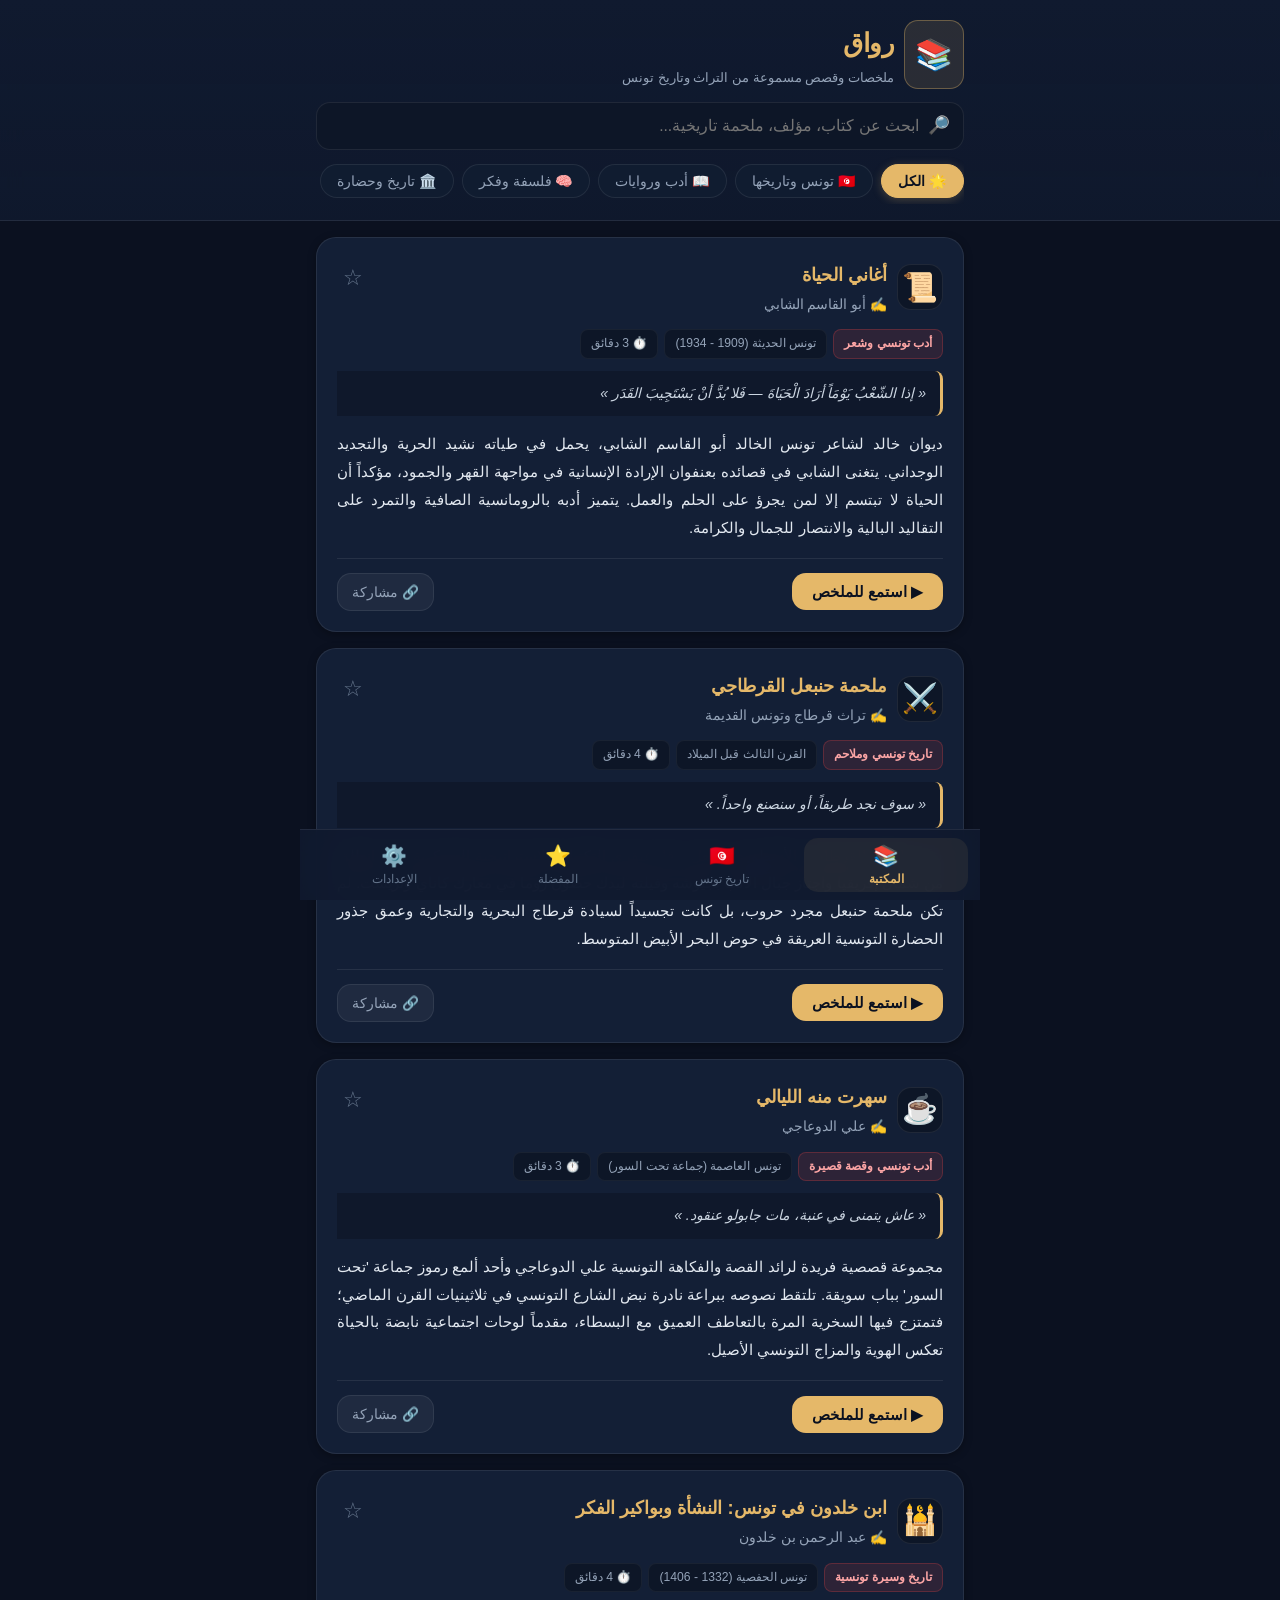
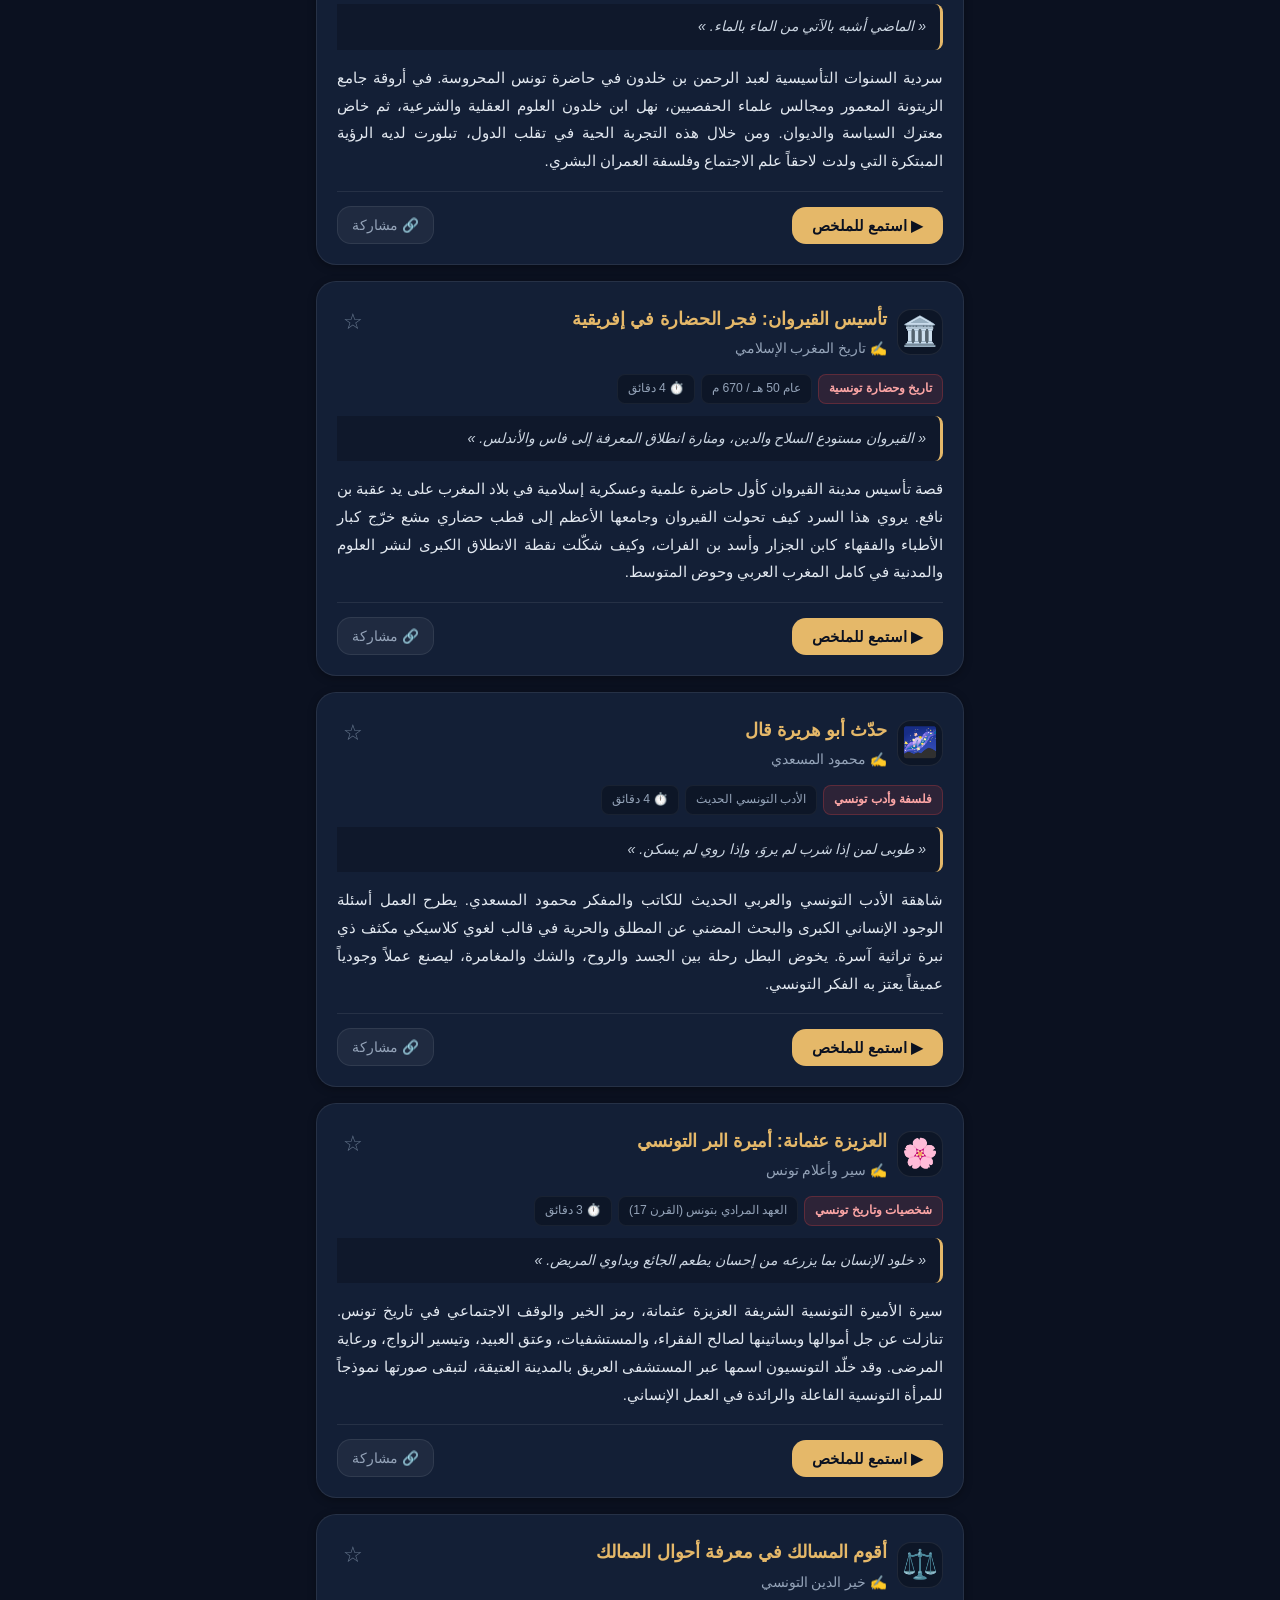
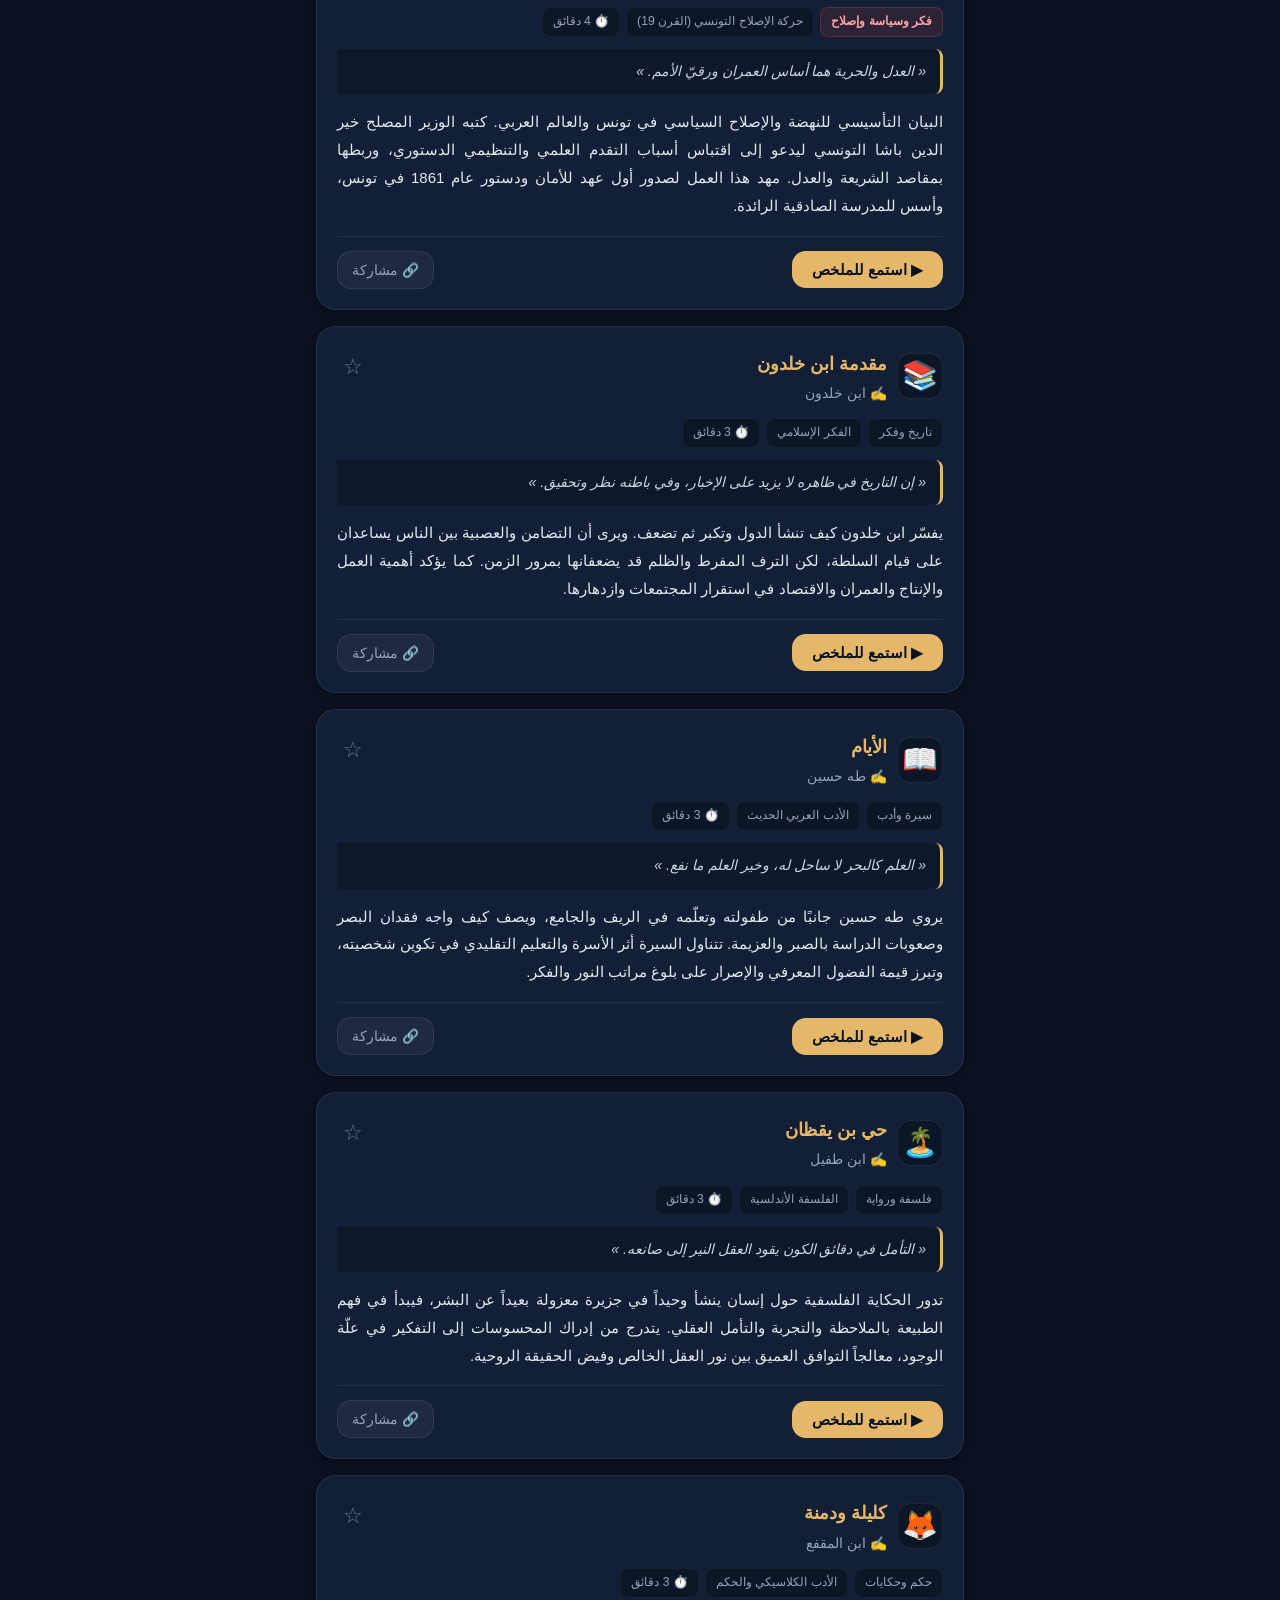
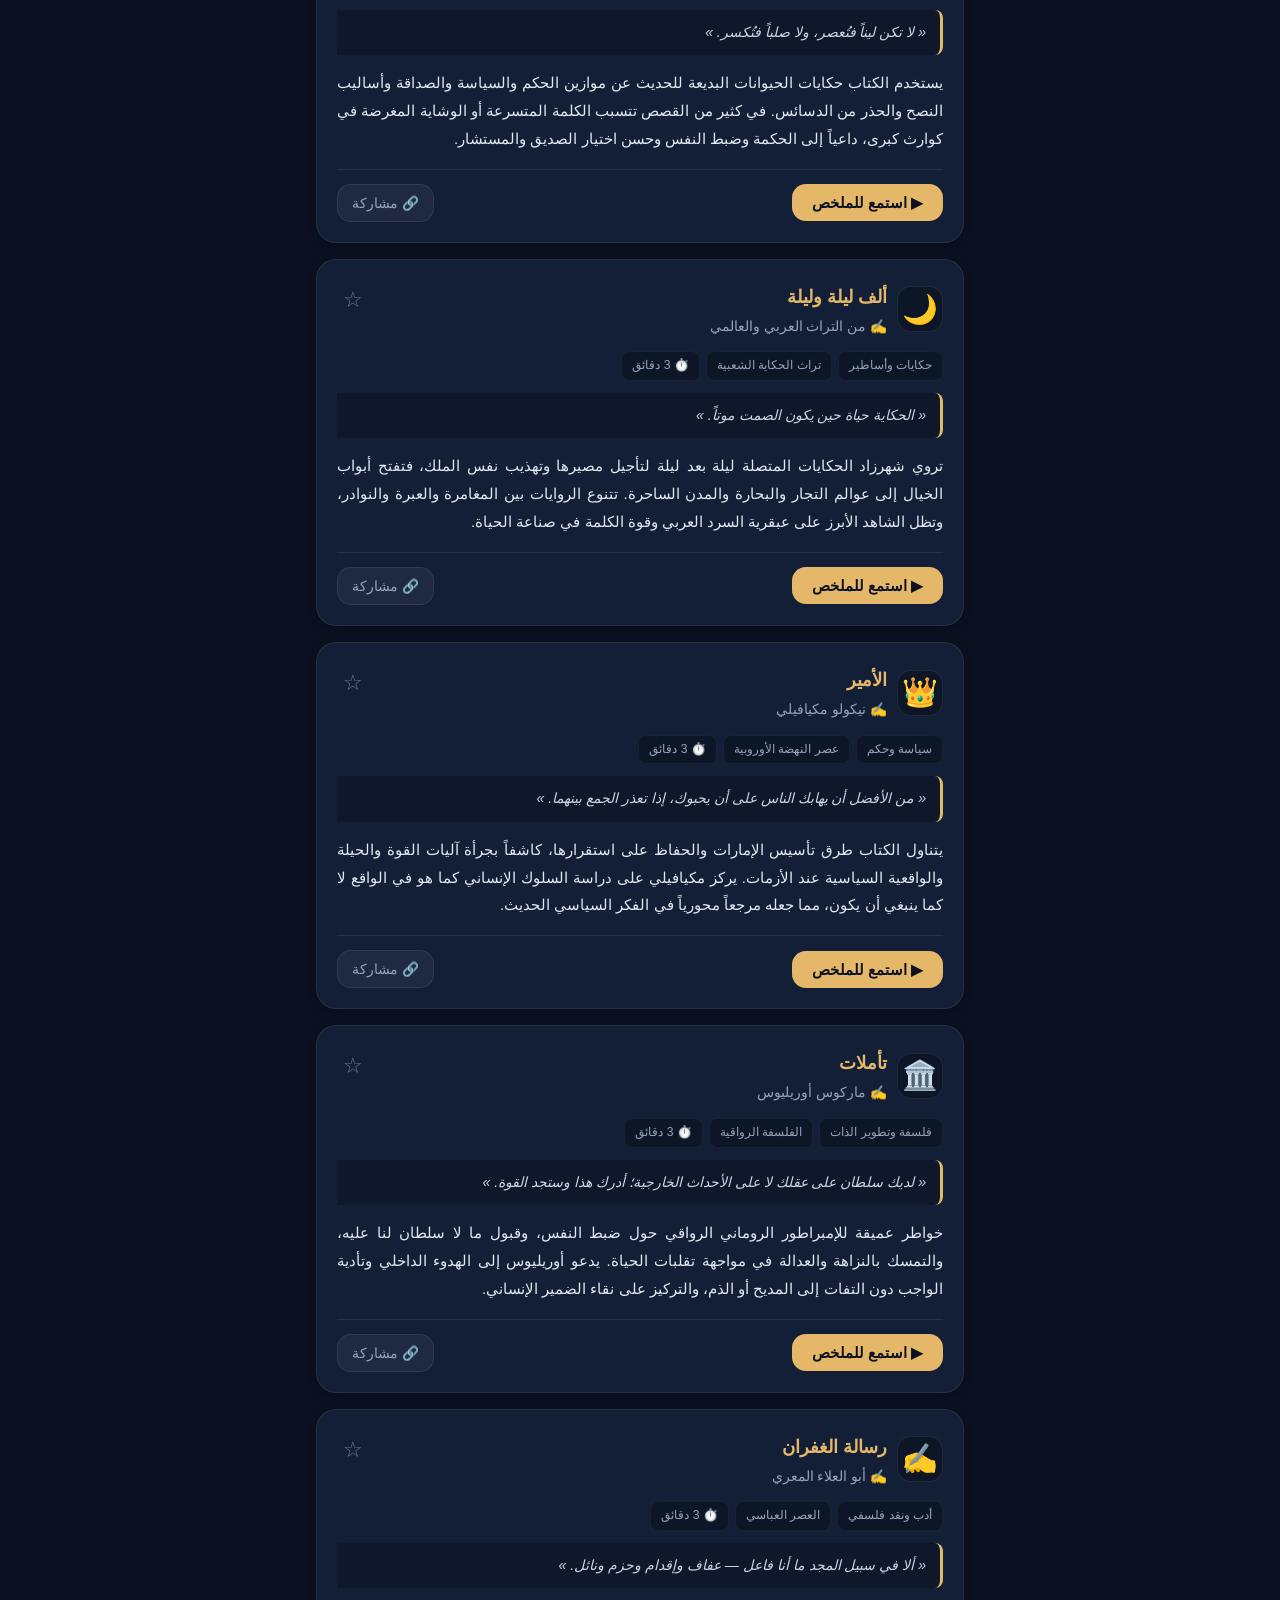
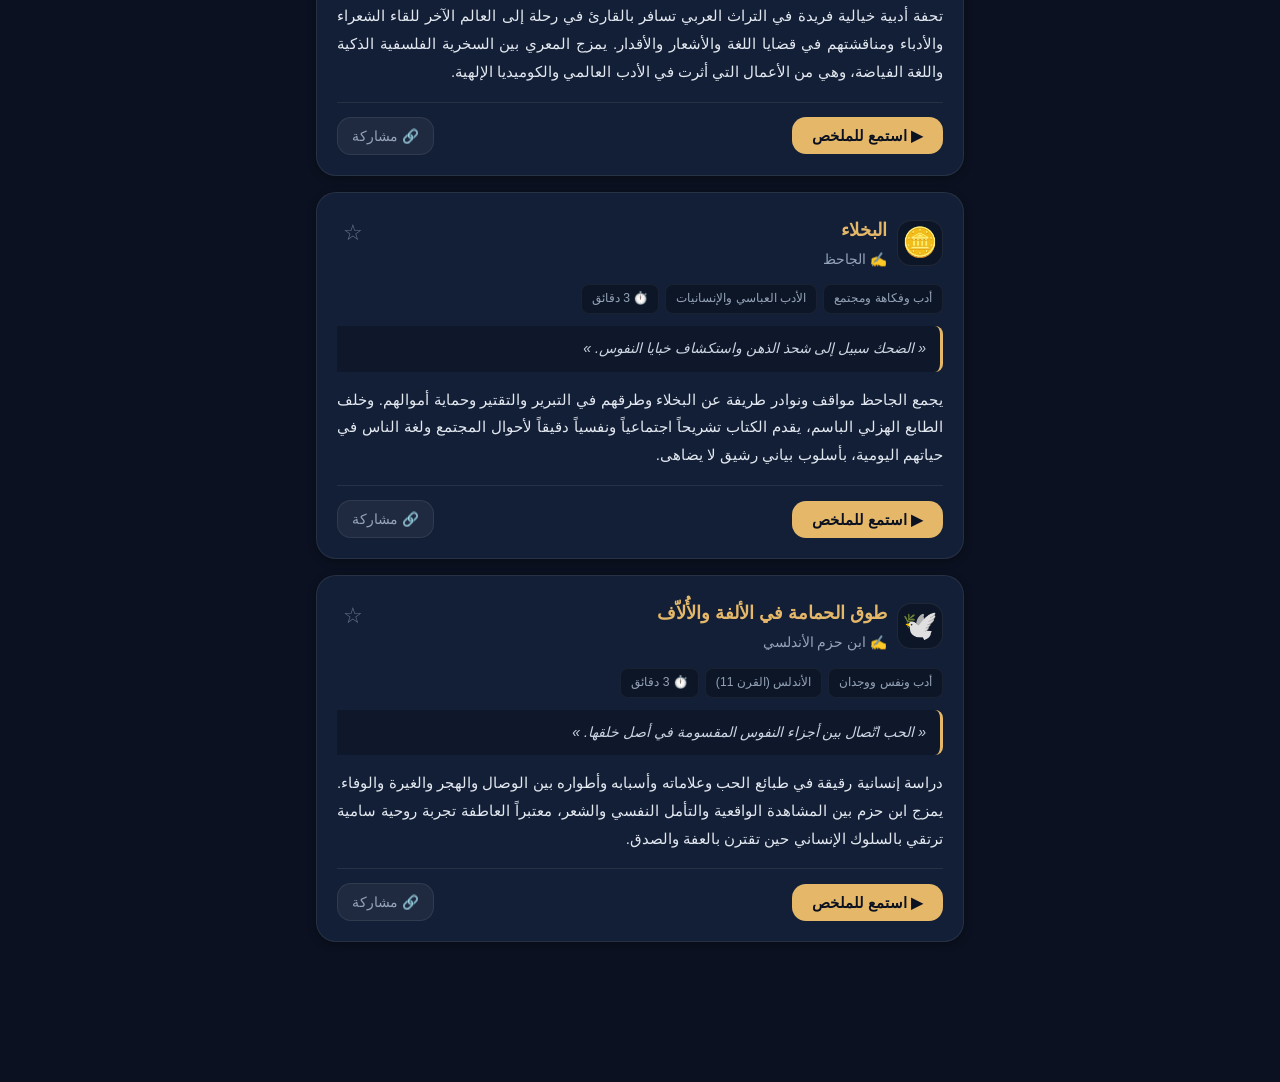
<file: index.html>
<!DOCTYPE html>
<html lang="ar" dir="rtl">
<head>
  <meta charset="utf-8">
  <meta name="viewport" content="width=device-width, initial-scale=1, maximum-scale=1, user-scalable=no, viewport-fit=cover">
  <title>رواق | الكتب والقصص المسموعة</title>
  
  <!-- PWA & Mobile Optimization for Samsung / Android -->
  <meta name="theme-color" content="#101a2f">
  <meta name="apple-mobile-web-app-capable" content="yes">
  <meta name="apple-mobile-web-app-status-bar-style" content="black-translucent">
  <meta name="description" content="تطبيق رواق للكتب المسموعة والملخصات التاريخية والتونسية برواية صوتية متقنة">
  
  <link rel="manifest" href="./manifest.json">
  <link rel="icon" type="image/svg+xml" href="./icons/icon.svg">
  <link rel="apple-touch-icon" href="./icons/icon-192.png">
  <link rel="stylesheet" href="./css/style.css">
</head>
<body>

  <!-- ==================== رأس التطبيق والشريط العلوي ==================== -->
  <header class="app-header">
    <div class="app-container">
      <div class="header-top">
        <div class="brand">
          <div class="brand-icon">📚</div>
          <div>
            <h1>رواق</h1>
            <p class="brand-sub">ملخصات وقصص مسموعة من التراث وتاريخ تونس</p>
          </div>
        </div>
        <div class="header-actions">
          <button id="installBtn" class="install-btn" aria-label="تثبيت التطبيق كـ PWA">
            <span>📲</span> تثبيت التطبيق
          </button>
        </div>
      </div>

      <!-- مربع البحث السريع -->
      <div class="search-box">
        <span class="search-icon">🔎</span>
        <input 
          id="searchInput" 
          type="search" 
          class="search-input" 
          placeholder="ابحث عن كتاب، مؤلف، ملحمة تاريخية..." 
          aria-label="البحث في رواق"
          autocomplete="off"
        >
        <button id="clearSearch" class="clear-search" aria-label="مسح البحث">✕</button>
      </div>

      <!-- شريط التصنيفات السريعة -->
      <div class="categories-scroll">
        <button class="category-pill active" data-category="all">🌟 الكل</button>
        <button class="category-pill" data-category="tunis">🇹🇳 تونس وتاريخها</button>
        <button class="category-pill" data-category="literature">📖 أدب وروايات</button>
        <button class="category-pill" data-category="philosophy">🧠 فلسفة وفكر</button>
        <button class="category-pill" data-category="history">🏛️ تاريخ وحضارة</button>
      </div>
    </div>
  </header>

  <!-- ==================== المحتوى الرئيسي ==================== -->
  <main class="app-container">
    
    <!-- بطاقة استئناف الاستماع السريع -->
    <section id="resumeBanner" class="resume-banner" aria-label="استئناف الاستماع">
      <div class="resume-info">
        <div class="resume-icon">🎧</div>
        <div>
          <div class="resume-title" id="resumeTitle">اسم الكتاب الأخير</div>
          <div class="resume-subtitle">اضغط للمتابعة من حيث توقفت</div>
        </div>
      </div>
      <button id="resumeBtn" class="resume-btn">
        <span>▶</span> متابعة
      </button>
    </section>

    <!-- قائمة عرض الكتب والملخصات -->
    <section id="library" class="library-grid" aria-label="مكتبة الكتب والملخصات"></section>

    <!-- حالة القائمة الفارغة -->
    <div id="emptyState" class="empty-state">
      <div class="empty-state-icon">📖</div>
      <p id="emptyMsg">لا توجد نتائج تطابق بحثك الحالي.</p>
    </div>

    <!-- لوحة الإعدادات وتخصيص الصوت -->
    <section id="settingsPanel" class="settings-panel" aria-label="الإعدادات">
      <div class="settings-group">
        <label for="voiceSelect">🗣️ اختيار الصوت العربي (المتوفر على جهازك / سامسونج)</label>
        <select id="voiceSelect" class="settings-select">
          <option value="">جارٍ تحميل الأصوات العربية المتاحة...</option>
        </select>
        <p style="font-size:0.8rem; color:var(--text-dim); margin-top:6px;">
          * تدعم سامسونج وأندرويد أصواتاً عربية طبيعية عالية الجودة في إعدادات تحويل النص إلى كلام (TTS).
        </p>
      </div>

      <div class="settings-group">
        <label>⚡ سرعة القراءة الصوتية</label>
        <div class="speed-selector-group">
          <button class="speed-btn-choice" data-speed="0.8">0.8x بطيء</button>
          <button class="speed-btn-choice active" data-speed="1.0">1.0x عادي</button>
          <button class="speed-btn-choice" data-speed="1.25">1.25x سريع</button>
          <button class="speed-btn-choice" data-speed="1.5">1.5x أسرع</button>
        </div>
      </div>

      <div class="settings-group" style="border-top:1px solid var(--border-color); padding-top:18px;">
        <label>ℹ️ حول تطبيق رواق</label>
        <p style="font-size:0.88rem; color:var(--text-muted); line-height:1.8;">
          <strong>رواق</strong> هو تطبيق ويب تقدمي (PWA) مخصص لعشاق المعرفة والكتب المسموعة، يجمع بين كلاسيكيات التراث الإنساني وملاحم وأدب <strong>تاريخ تونس</strong> (من قرطاج وحنبعل إلى ابن خلدون والقيروان، ورواد النهضة كالشابي والدوعاجي والمسعدي).
        </p>
        <ul style="margin:10px 24px; font-size:0.85rem; color:var(--text-muted);">
          <li>يعمل دون اتصال بالإنترنت (Offline Mode).</li>
          <li>محسن بالكامل لشاشات الهواتف وأجهزة سامسونج الذكية.</li>
          <li>يحفظ تلقائياً موضع الاستماع وكتبك المفضلة.</li>
        </ul>
      </div>
    </section>

  </main>

  <!-- ==================== المشغل الصوتي العائم (Mini Player) ==================== -->
  <div id="miniPlayer" class="mini-player" aria-label="مشغل الصوت">
    <div class="mini-player-progress-bar">
      <div id="miniProgress" class="mini-player-progress-fill"></div>
    </div>
    <div class="mini-player-content">
      <div class="mini-player-info">
        <div id="miniTitle" class="mini-player-title">عنوان الكتاب</div>
        <div id="miniAuthor" class="mini-player-author">المؤلف</div>
      </div>
      <div class="mini-player-controls">
        <button id="miniSpeedBtn" class="speed-badge-btn" title="تغيير السرعة">1.0x</button>
        <button id="miniPlayBtn" class="player-btn play-toggle" title="تشغيل / إيقاف مؤقت">▶</button>
        <button id="miniStopBtn" class="player-btn" title="إيقاف نهائي">⏹</button>
      </div>
    </div>
  </div>

  <!-- ==================== شريط التنقل السفلي (Bottom Nav) ==================== -->
  <nav class="bottom-nav" aria-label="شريط التنقل الرئيسي">
    <button class="nav-tab-btn active" data-tab="all">
      <span class="tab-icon">📚</span>
      <span>المكتبة</span>
    </button>
    <button class="nav-tab-btn" data-tab="tunis">
      <span class="tab-icon">🇹🇳</span>
      <span>تاريخ تونس</span>
    </button>
    <button class="nav-tab-btn" data-tab="favs">
      <span class="tab-icon">⭐</span>
      <span>المفضلة</span>
    </button>
    <button class="nav-tab-btn" data-tab="settings">
      <span class="tab-icon">⚙️</span>
      <span>الإعدادات</span>
    </button>
  </nav>

  <!-- سكربتات التطبيق -->
  <script src="./js/data.js"></script>
  <script src="./js/player.js"></script>
  <script src="./js/app.js"></script>
</body>
</html>
</file>
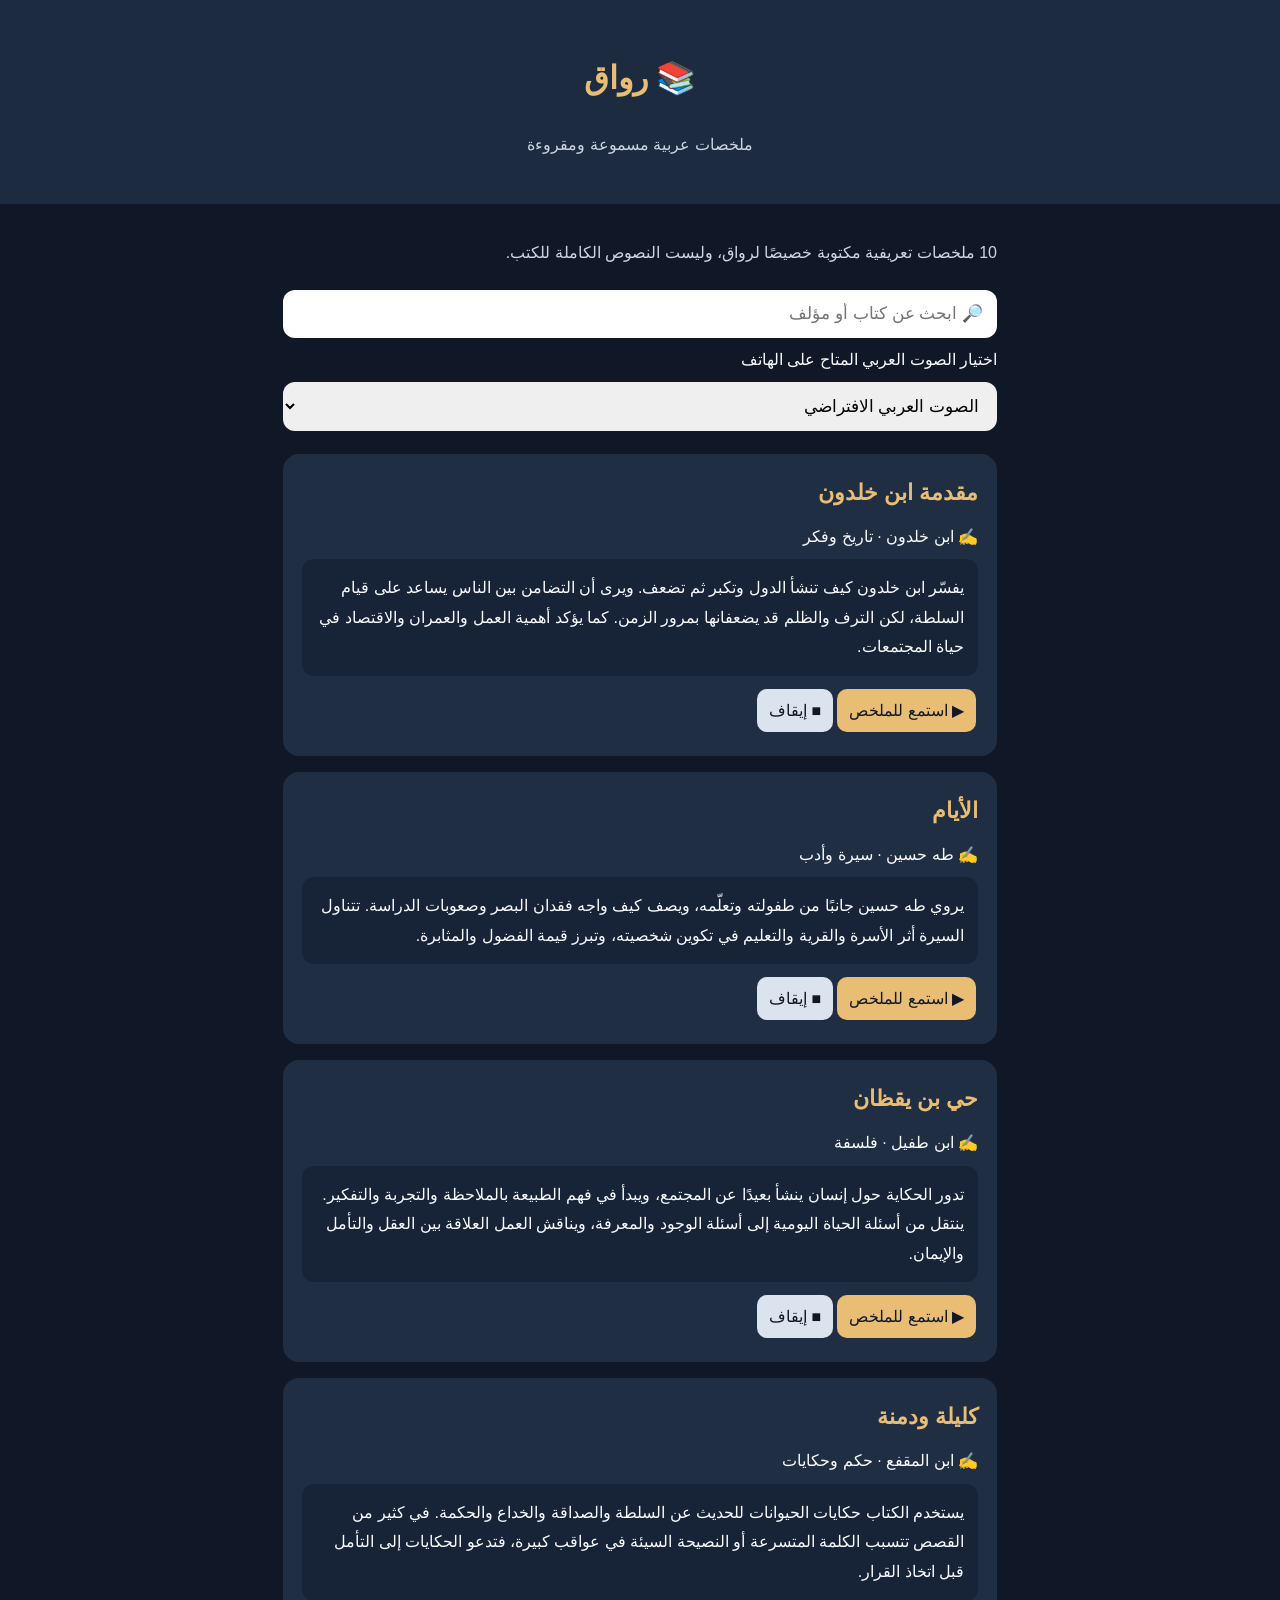
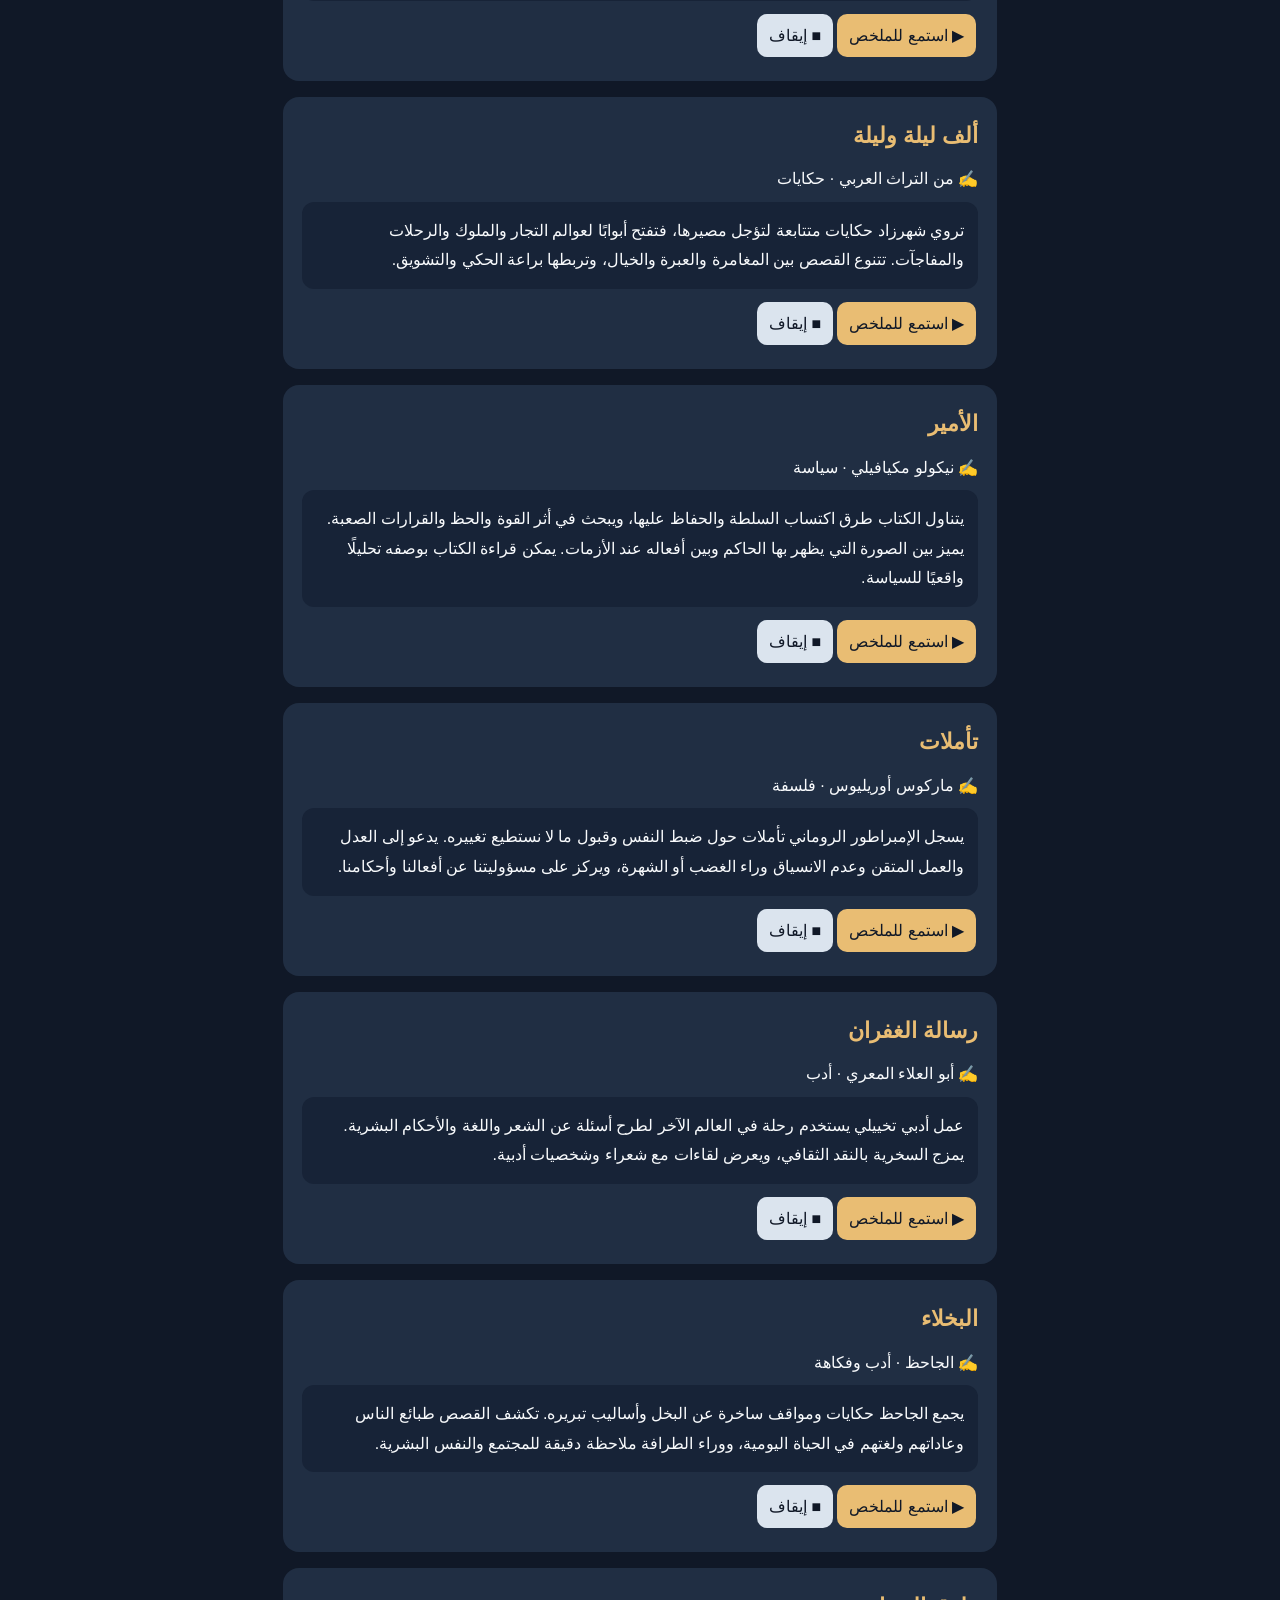
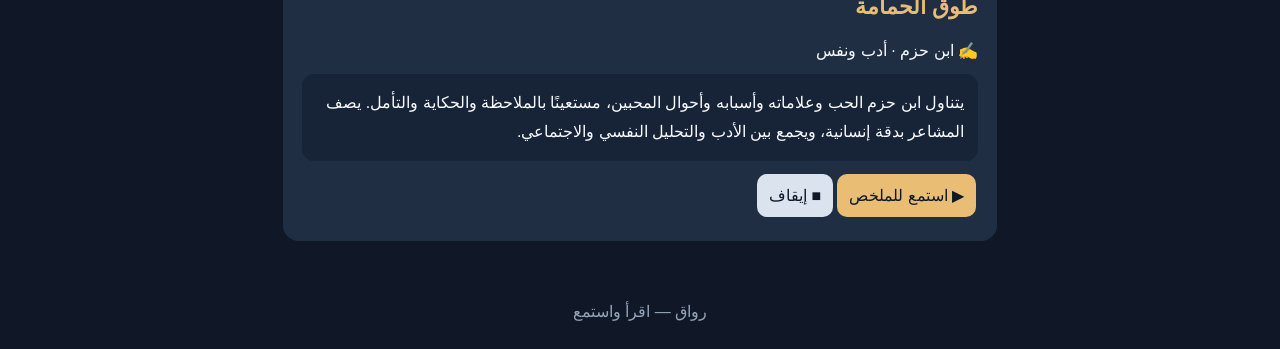
<file: index-1.html>
<!doctype html><html lang="ar" dir="rtl"><head><meta charset="utf-8"><meta name="viewport" content="width=device-width,initial-scale=1"><title>رواق | ملخصات الكتب</title><style>*{box-sizing:border-box}body{margin:0;background:#101827;color:#f8fafc;font-family:Tahoma,Arial;line-height:1.85}header{background:#1d2b40;text-align:center;padding:28px 14px}h1,h2{color:#e9bd73}header p,.note{color:#cbd5e1}main{max-width:750px;margin:auto;padding:18px}input,select{width:100%;padding:14px;border:0;border-radius:12px;font-size:17px;margin:7px 0}.book{background:#202e43;border-radius:16px;padding:19px;margin:16px 0}.book h2{font-size:22px;margin:0}.book p{margin:8px 0}.summary{background:#172337;padding:14px;border-radius:12px}button{background:#e9bd73;color:#101827;border:0;border-radius:10px;padding:12px;margin:5px 2px;font-size:16px;cursor:pointer}.secondary{background:#dbe4ee}#status{color:#f2c879}footer{text-align:center;padding:22px;color:#94a3b8}</style></head><body><header><h1>📚 رواق</h1><p>ملخصات عربية مسموعة ومقروءة</p></header><main><p class="note">10 ملخصات تعريفية مكتوبة خصيصًا لرواق، وليست النصوص الكاملة للكتب.</p><input id="search" placeholder="🔎 ابحث عن كتاب أو مؤلف" aria-label="بحث"><label for="voice">اختيار الصوت العربي المتاح على الهاتف</label><select id="voice"><option value="">الصوت الافتراضي</option></select><p id="status" aria-live="polite"></p><div id="library"></div></main><footer>رواق — اقرأ واستمع</footer><script>
const books=[
['مقدمة ابن خلدون','ابن خلدون','تاريخ وفكر','يفسّر ابن خلدون كيف تنشأ الدول وتكبر ثم تضعف. ويرى أن التضامن بين الناس يساعد على قيام السلطة، لكن الترف والظلم قد يضعفانها بمرور الزمن. كما يؤكد أهمية العمل والعمران والاقتصاد في حياة المجتمعات.'],
['الأيام','طه حسين','سيرة وأدب','يروي طه حسين جانبًا من طفولته وتعلّمه، ويصف كيف واجه فقدان البصر وصعوبات الدراسة. تتناول السيرة أثر الأسرة والقرية والتعليم في تكوين شخصيته، وتبرز قيمة الفضول والمثابرة.'],
['حي بن يقظان','ابن طفيل','فلسفة','تدور الحكاية حول إنسان ينشأ بعيدًا عن المجتمع، ويبدأ في فهم الطبيعة بالملاحظة والتجربة والتفكير. ينتقل من أسئلة الحياة اليومية إلى أسئلة الوجود والمعرفة، ويناقش العمل العلاقة بين العقل والتأمل والإيمان.'],
['كليلة ودمنة','ابن المقفع','حكم وحكايات','يستخدم الكتاب حكايات الحيوانات للحديث عن السلطة والصداقة والخداع والحكمة. في كثير من القصص تتسبب الكلمة المتسرعة أو النصيحة السيئة في عواقب كبيرة، فتدعو الحكايات إلى التأمل قبل اتخاذ القرار.'],
['ألف ليلة وليلة','من التراث العربي','حكايات','تروي شهرزاد حكايات متتابعة لتؤجل مصيرها، فتفتح أبوابًا لعوالم التجار والملوك والرحلات والمفاجآت. تتنوع القصص بين المغامرة والعبرة والخيال، وتربطها براعة الحكي والتشويق.'],
['الأمير','نيكولو مكيافيلي','سياسة','يتناول الكتاب طرق اكتساب السلطة والحفاظ عليها، ويبحث في أثر القوة والحظ والقرارات الصعبة. يميز بين الصورة التي يظهر بها الحاكم وبين أفعاله عند الأزمات. يمكن قراءة الكتاب بوصفه تحليلًا واقعيًا للسياسة.'],
['تأملات','ماركوس أوريليوس','فلسفة','يسجل الإمبراطور الروماني تأملات حول ضبط النفس وقبول ما لا نستطيع تغييره. يدعو إلى العدل والعمل المتقن وعدم الانسياق وراء الغضب أو الشهرة، ويركز على مسؤوليتنا عن أفعالنا وأحكامنا.'],
['رسالة الغفران','أبو العلاء المعري','أدب','عمل أدبي تخييلي يستخدم رحلة في العالم الآخر لطرح أسئلة عن الشعر واللغة والأحكام البشرية. يمزج السخرية بالنقد الثقافي، ويعرض لقاءات مع شعراء وشخصيات أدبية.'],
['البخلاء','الجاحظ','أدب وفكاهة','يجمع الجاحظ حكايات ومواقف ساخرة عن البخل وأساليب تبريره. تكشف القصص طبائع الناس وعاداتهم ولغتهم في الحياة اليومية، ووراء الطرافة ملاحظة دقيقة للمجتمع والنفس البشرية.'],
['طوق الحمامة','ابن حزم','أدب ونفس','يتناول ابن حزم الحب وعلاماته وأسبابه وأحوال المحبين، مستعينًا بالملاحظة والحكاية والتأمل. يصف المشاعر بدقة إنسانية، ويجمع بين الأدب والتحليل النفسي والاجتماعي.']
];
const lib=document.getElementById('library'),search=document.getElementById('search'),voiceSelect=document.getElementById('voice'),status=document.getElementById('status');let voices=[];
function loadVoices(){if(!('speechSynthesis' in window)){status.textContent='الصوت غير مدعوم في هذا المتصفح';return;}voices=speechSynthesis.getVoices().filter(v=>v.lang.toLowerCase().startsWith('ar'));const chosen=voiceSelect.value;voiceSelect.innerHTML='<option value="">الصوت العربي الافتراضي</option>';voices.forEach((v,i)=>{const o=document.createElement('option');o.value=String(i);o.textContent=v.name+' — '+v.lang;voiceSelect.appendChild(o)});if([...voiceSelect.options].some(o=>o.value===chosen))voiceSelect.value=chosen;}
if('speechSynthesis' in window){loadVoices();speechSynthesis.onvoiceschanged=loadVoices;}
function speak(text){if(!('speechSynthesis' in window))return;speechSynthesis.cancel();const u=new SpeechSynthesisUtterance(text);u.lang='ar';u.rate=.85;const n=voiceSelect.value;if(n!==''&&voices[Number(n)])u.voice=voices[Number(n)];u.onstart=()=>status.textContent='🔊 جارٍ تشغيل الملخص';u.onend=()=>status.textContent='انتهت القراءة';u.onerror=()=>status.textContent='تعذّر تشغيل الصوت، جرّب صوتًا آخر';speechSynthesis.speak(u);}
function render(){lib.replaceChildren();const q=search.value.trim().toLowerCase();const found=books.filter(b=>b.join(' ').toLowerCase().includes(q));if(!found.length){lib.textContent='لا توجد نتائج';return;}found.forEach(b=>{const card=document.createElement('article');card.className='book';const h=document.createElement('h2');h.textContent=b[0];const meta=document.createElement('p');meta.textContent='✍️ '+b[1]+' · '+b[2];const summary=document.createElement('p');summary.className='summary';summary.textContent=b[3];const play=document.createElement('button');play.textContent='▶ استمع للملخص';play.onclick=()=>speak(b[0]+'. '+b[3]);const stop=document.createElement('button');stop.className='secondary';stop.textContent='■ إيقاف';stop.onclick=()=>{speechSynthesis.cancel();status.textContent='توقّف الصوت'};card.append(h,meta,summary,play,stop);lib.append(card);});}search.addEventListener('input',render);render();
</script></body></html>
</file>
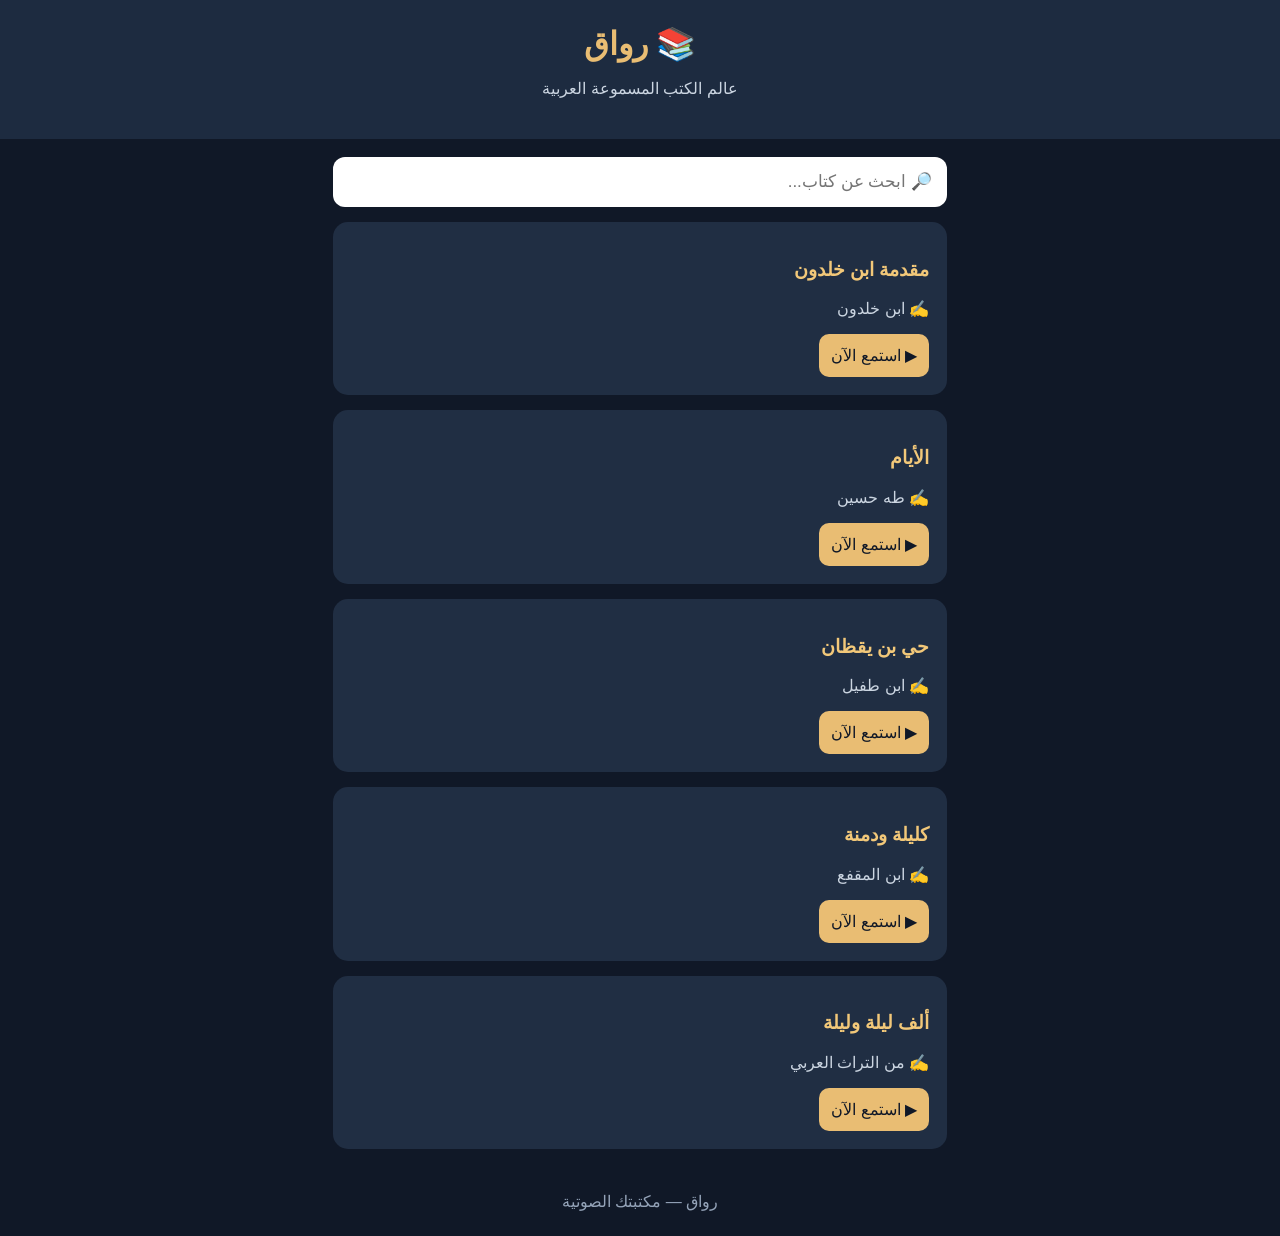
<file: index.old.html>
<!DOCTYPE html>
<html lang="ar" dir="rtl">
<head>
<meta charset="UTF-8">
<meta name="viewport" content="width=device-width, initial-scale=1">
<title>رواق | الكتب المسموعة</title>
<style>
*{box-sizing:border-box}
body{margin:0;background:#101827;color:white;font-family:Tahoma,Arial}
header{background:#1d2b40;padding:25px;text-align:center}
h1{color:#e9bd73;margin:0}
header p{color:#cbd5e1}
main{padding:18px;max-width:650px;margin:auto}
input{width:100%;padding:15px;border-radius:12px;border:0;font-size:17px}
.book{background:#202e43;padding:18px;margin-top:15px;border-radius:15px}
.book h3{color:#f2c879}
.book p{color:#cbd5e1}
button{background:#e9bd73;color:#101827;border:0;border-radius:10px;padding:12px;font-size:16px;cursor:pointer}
audio{width:100%;margin-top:12px}
footer{text-align:center;padding:25px;color:#94a3b8}
</style>
</head>
<body>
<header>
<h1>📚 رواق</h1>
<p>عالم الكتب المسموعة العربية</p>
</header>
<main>
<input id="search" placeholder="🔎 ابحث عن كتاب..." oninput="filterBooks()">
<div id="library"></div>
</main>
<footer>رواق — مكتبتك الصوتية</footer>
<script>
const books=[
{title:"مقدمة ابن خلدون",author:"ابن خلدون"},
{title:"الأيام",author:"طه حسين"},
{title:"حي بن يقظان",author:"ابن طفيل"},
{title:"كليلة ودمنة",author:"ابن المقفع"},
{title:"ألف ليلة وليلة",author:"من التراث العربي"}
];
const library=document.getElementById("library");
function showBooks(list){
library.innerHTML="";
list.forEach(book=>{
const card=document.createElement("div");
card.className="book";
const title=document.createElement("h3");
title.textContent=book.title;
const author=document.createElement("p");
author.textContent="✍️ "+book.author;
const button=document.createElement("button");
button.textContent="▶ استمع الآن";
button.onclick=()=>speak(book.title+"، تأليف "+book.author);
card.append(title,author,button);
library.appendChild(card);
});
}
function speak(text){
speechSynthesis.cancel();
const voice=new SpeechSynthesisUtterance(text);
voice.lang="ar";
voice.rate=0.85;
speechSynthesis.speak(voice);
}
function filterBooks(){
const q=document.getElementById("search").value.trim();
showBooks(books.filter(b=>b.title.includes(q)||b.author.includes(q)));
}
showBooks(books);
</script>
</body>
</html>
</file>
<file: css/style.css>
/* ==========================================================================
   رواق (Riwaq) - أنماط التصميم المتجاوبة والمحسنة لشاشات الهواتف وسامسونج (AMOLED RTL)
   ========================================================================== */

:root {
  --bg-main: #0b1120;
  --bg-card: #131f36;
  --bg-card-hover: #192a47;
  --bg-card-highlight: #1d3154;
  --bg-header: #101a2f;
  --bg-bottom-nav: rgba(16, 26, 47, 0.95);
  
  --primary: #e5b869;
  --primary-glow: rgba(229, 184, 105, 0.25);
  --primary-hover: #f3c77d;
  --accent-red: #ef4444;
  --accent-green: #10b981;
  --accent-blue: #38bdf8;
  
  --text-main: #f8fafc;
  --text-muted: #94a3b8;
  --text-dim: #64748b;
  
  --border-color: rgba(255, 255, 255, 0.08);
  --border-active: rgba(229, 184, 105, 0.35);
  
  --font-arabic: "Samsung One Arabic", "Samsung Sans", "Cairo", -apple-system, BlinkMacSystemFont, "Segoe UI", Roboto, "Amiri", Tahoma, Arial, sans-serif;
  --radius-sm: 8px;
  --radius-md: 14px;
  --radius-lg: 20px;
  --radius-full: 9999px;
  
  --shadow-sm: 0 2px 8px rgba(0, 0, 0, 0.3);
  --shadow-md: 0 6px 18px rgba(0, 0, 0, 0.45);
  --shadow-lg: 0 12px 28px rgba(0, 0, 0, 0.6);
}

* {
  box-sizing: border-box;
  margin: 0;
  padding: 0;
  -webkit-tap-highlight-color: transparent;
}

html {
  font-size: 16px;
  scroll-behavior: smooth;
  height: 100%;
}

body {
  direction: rtl;
  text-align: right;
  background-color: var(--bg-main);
  color: var(--text-main);
  font-family: var(--font-arabic);
  line-height: 1.8;
  min-height: 100%;
  padding-bottom: 140px; /* مساحة لمشغل الصوت وشريط التنقل السفلي */
  user-select: none;
  -webkit-user-select: none;
}

/* نصوص مختارة قابلة للقراءة */
.selectable {
  user-select: text;
  -webkit-user-select: text;
}

/* حاوية العرض المتجاوبة */
.app-container {
  max-width: 680px;
  margin: 0 auto;
  padding: 0 16px;
}

/* ==================== الرأس (Header) ==================== */
header.app-header {
  background: linear-gradient(180deg, var(--bg-header) 0%, rgba(16, 26, 47, 0.85) 100%);
  border-bottom: 1px solid var(--border-color);
  padding: 20px 16px 16px;
  position: sticky;
  top: 0;
  z-index: 40;
  backdrop-filter: blur(12px);
  -webkit-backdrop-filter: blur(12px);
}

.header-top {
  display: flex;
  align-items: center;
  justify-content: space-between;
  margin-bottom: 12px;
}

.brand {
  display: flex;
  align-items: center;
  gap: 10px;
}

.brand-icon {
  font-size: 1.9rem;
  background: rgba(229, 184, 105, 0.12);
  padding: 6px 10px;
  border-radius: var(--radius-md);
  border: 1px solid var(--border-active);
}

.brand h1 {
  font-size: 1.6rem;
  color: var(--primary);
  font-weight: 700;
  letter-spacing: -0.5px;
}

.brand-sub {
  font-size: 0.82rem;
  color: var(--text-muted);
}

.header-actions {
  display: flex;
  gap: 8px;
}

.install-btn {
  background: var(--primary);
  color: #0b1120;
  font-family: var(--font-arabic);
  font-size: 0.85rem;
  font-weight: 700;
  border: none;
  border-radius: var(--radius-full);
  padding: 8px 14px;
  display: none; /* يظهر عند توفر حدث تثبيت PWA */
  align-items: center;
  gap: 6px;
  cursor: pointer;
  box-shadow: 0 0 12px var(--primary-glow);
  transition: transform 0.2s;
}

.install-btn:active {
  transform: scale(0.96);
}

/* ==================== محرك البحث والتصنيفات ==================== */
.search-box {
  position: relative;
  margin-top: 10px;
}

.search-input {
  width: 100%;
  background: #0d1627;
  border: 1.5px solid var(--border-color);
  border-radius: var(--radius-md);
  padding: 14px 44px 14px 16px;
  font-family: var(--font-arabic);
  font-size: 0.98rem;
  color: var(--text-main);
  outline: none;
  transition: all 0.25s ease;
}

.search-input:focus {
  border-color: var(--primary);
  background: #111e35;
  box-shadow: 0 0 0 3px var(--primary-glow);
}

.search-icon {
  position: absolute;
  right: 14px;
  top: 50%;
  transform: translateY(-50%);
  color: var(--text-dim);
  font-size: 1.1rem;
  pointer-events: none;
}

.clear-search {
  position: absolute;
  left: 12px;
  top: 50%;
  transform: translateY(-50%);
  background: transparent;
  border: none;
  color: var(--text-muted);
  font-size: 1.1rem;
  cursor: pointer;
  display: none;
  padding: 4px;
}

/* شريط الفئات المنزلق (Categories Pills) */
.categories-scroll {
  display: flex;
  gap: 8px;
  overflow-x: auto;
  padding: 14px 0 6px;
  scrollbar-width: none;
  -ms-overflow-style: none;
}

.categories-scroll::-webkit-scrollbar {
  display: none;
}

.category-pill {
  background: #101c30;
  border: 1px solid var(--border-color);
  color: var(--text-muted);
  font-family: var(--font-arabic);
  font-size: 0.88rem;
  padding: 8px 16px;
  border-radius: var(--radius-full);
  white-space: nowrap;
  cursor: pointer;
  transition: all 0.2s ease;
}

.category-pill.active {
  background: var(--primary);
  color: #0b1120;
  font-weight: 700;
  border-color: var(--primary);
  box-shadow: 0 2px 10px var(--primary-glow);
}

/* ==================== بطاقة استئناف الاستماع ==================== */
.resume-banner {
  background: linear-gradient(135deg, #182845 0%, #111d33 100%);
  border: 1px solid var(--border-active);
  border-radius: var(--radius-lg);
  padding: 16px;
  margin: 18px 0;
  display: none;
  align-items: center;
  justify-content: space-between;
  box-shadow: var(--shadow-sm);
  animation: fadeIn 0.4s ease;
}

.resume-info {
  display: flex;
  align-items: center;
  gap: 12px;
}

.resume-icon {
  font-size: 1.6rem;
  background: rgba(229, 184, 105, 0.15);
  color: var(--primary);
  width: 44px;
  height: 44px;
  border-radius: 50%;
  display: flex;
  align-items: center;
  justify-content: center;
}

.resume-title {
  font-weight: 700;
  font-size: 0.95rem;
  color: var(--primary);
}

.resume-subtitle {
  font-size: 0.8rem;
  color: var(--text-muted);
}

.resume-btn {
  background: var(--primary);
  color: #0b1120;
  border: none;
  border-radius: var(--radius-full);
  padding: 9px 18px;
  font-family: var(--font-arabic);
  font-weight: 700;
  font-size: 0.88rem;
  cursor: pointer;
  display: flex;
  align-items: center;
  gap: 6px;
}

/* ==================== بطاقات الكتب ==================== */
.library-grid {
  display: flex;
  flex-direction: column;
  gap: 16px;
  margin-top: 16px;
}

.book-card {
  background: var(--bg-card);
  border: 1px solid var(--border-color);
  border-radius: var(--radius-lg);
  padding: 20px;
  position: relative;
  transition: all 0.25s ease;
  box-shadow: var(--shadow-sm);
}

.book-card:hover {
  background: var(--bg-card-hover);
  border-color: rgba(229, 184, 105, 0.2);
}

.book-card.is-playing {
  border-color: var(--primary);
  background: var(--bg-card-highlight);
  box-shadow: 0 0 16px rgba(229, 184, 105, 0.2);
}

.card-top {
  display: flex;
  align-items: flex-start;
  justify-content: space-between;
  margin-bottom: 12px;
}

.card-header-info {
  display: flex;
  align-items: center;
  gap: 10px;
}

.card-book-icon {
  font-size: 1.8rem;
  background: #0d1627;
  width: 46px;
  height: 46px;
  display: flex;
  align-items: center;
  justify-content: center;
  border-radius: var(--radius-md);
  border: 1px solid var(--border-color);
}

.card-title {
  font-size: 1.15rem;
  color: var(--primary);
  font-weight: 700;
  margin-bottom: 2px;
}

.card-author {
  font-size: 0.85rem;
  color: var(--text-muted);
}

.card-fav-btn {
  background: transparent;
  border: none;
  font-size: 1.4rem;
  color: var(--text-dim);
  cursor: pointer;
  padding: 6px;
  transition: transform 0.2s, color 0.2s;
}

.card-fav-btn.active {
  color: #fbbf24;
  transform: scale(1.15);
}

.card-fav-btn:active {
  transform: scale(0.9);
}

.card-meta-tags {
  display: flex;
  flex-wrap: wrap;
  gap: 6px;
  margin-bottom: 12px;
}

.meta-badge {
  background: #0d1627;
  color: var(--text-muted);
  font-size: 0.76rem;
  padding: 3px 10px;
  border-radius: var(--radius-sm);
  border: 1px solid rgba(255, 255, 255, 0.05);
}

.meta-badge.tunis-badge {
  background: rgba(239, 68, 68, 0.12);
  color: #fca5a5;
  border-color: rgba(239, 68, 68, 0.25);
  font-weight: 600;
}

.card-quote {
  font-size: 0.88rem;
  color: #cbd5e1;
  background: rgba(13, 22, 39, 0.7);
  border-right: 3px solid var(--primary);
  padding: 10px 14px;
  border-radius: 0 var(--radius-sm) var(--radius-sm) 0;
  margin-bottom: 14px;
  font-style: italic;
}

.card-summary {
  font-size: 0.94rem;
  color: #e2e8f0;
  line-height: 1.85;
  margin-bottom: 16px;
  text-align: justify;
}

/* أزرار الإجراءات في أسفل البطاقة */
.card-actions {
  display: flex;
  align-items: center;
  justify-content: space-between;
  padding-top: 14px;
  border-top: 1px solid var(--border-color);
}

.play-action-btn {
  background: var(--primary);
  color: #0b1120;
  border: none;
  border-radius: var(--radius-md);
  padding: 10px 20px;
  font-family: var(--font-arabic);
  font-weight: 700;
  font-size: 0.92rem;
  display: flex;
  align-items: center;
  gap: 8px;
  cursor: pointer;
  transition: all 0.2s ease;
}

.play-action-btn:active {
  transform: scale(0.97);
}

.play-action-btn.playing {
  background: #38bdf8;
  color: #0b1120;
}

.btn-secondary-action {
  background: rgba(255, 255, 255, 0.05);
  color: var(--text-muted);
  border: 1px solid var(--border-color);
  border-radius: var(--radius-md);
  padding: 10px 14px;
  font-family: var(--font-arabic);
  font-size: 0.85rem;
  cursor: pointer;
  display: flex;
  align-items: center;
  gap: 6px;
}

.btn-secondary-action:active {
  background: rgba(255, 255, 255, 0.1);
}

/* ==================== مشغل الصوت العائم (Mini Player) ==================== */
.mini-player {
  position: fixed;
  bottom: 68px; /* يعلو شريط التنقل السفلي */
  left: 12px;
  right: 12px;
  max-width: 656px;
  margin: 0 auto;
  background: linear-gradient(135deg, #16243d 0%, #101c31 100%);
  border: 1.5px solid var(--primary);
  border-radius: var(--radius-lg);
  padding: 12px 16px;
  box-shadow: var(--shadow-lg);
  z-index: 50;
  display: none;
  animation: slideUp 0.3s ease;
}

.mini-player-progress-bar {
  position: absolute;
  top: 0;
  left: 0;
  right: 0;
  height: 3px;
  background: rgba(255, 255, 255, 0.1);
  border-radius: var(--radius-lg) var(--radius-lg) 0 0;
  overflow: hidden;
}

.mini-player-progress-fill {
  height: 100%;
  width: 0%;
  background: var(--primary);
  transition: width 0.4s linear;
}

.mini-player-content {
  display: flex;
  align-items: center;
  justify-content: space-between;
  gap: 12px;
}

.mini-player-info {
  flex: 1;
  overflow: hidden;
}

.mini-player-title {
  font-size: 0.95rem;
  font-weight: 700;
  color: var(--primary);
  white-space: nowrap;
  overflow: hidden;
  text-overflow: ellipsis;
}

.mini-player-author {
  font-size: 0.78rem;
  color: var(--text-muted);
}

.mini-player-controls {
  display: flex;
  align-items: center;
  gap: 8px;
}

.player-btn {
  background: transparent;
  border: none;
  color: var(--text-main);
  font-size: 1.3rem;
  width: 40px;
  height: 40px;
  border-radius: 50%;
  display: flex;
  align-items: center;
  justify-content: center;
  cursor: pointer;
  transition: background 0.2s;
}

.player-btn.play-toggle {
  background: var(--primary);
  color: #0b1120;
}

.player-btn:active {
  transform: scale(0.92);
}

.speed-badge-btn {
  background: #0d1627;
  border: 1px solid var(--border-color);
  color: var(--primary);
  font-family: var(--font-arabic);
  font-size: 0.75rem;
  font-weight: 700;
  padding: 4px 8px;
  border-radius: var(--radius-sm);
  cursor: pointer;
}

/* مؤشر الذبذبة الصوتية (Equalizer) */
.sound-waves {
  display: inline-flex;
  align-items: flex-end;
  gap: 2px;
  height: 14px;
  margin-right: 6px;
}

.sound-waves span {
  width: 3px;
  height: 100%;
  background-color: var(--primary);
  border-radius: 2px;
  animation: bounceWave 1s infinite alternate ease-in-out;
}

.sound-waves span:nth-child(2) { animation-delay: 0.2s; }
.sound-waves span:nth-child(3) { animation-delay: 0.4s; }

@keyframes bounceWave {
  0% { height: 20%; }
  100% { height: 100%; }
}

/* ==================== شريط التنقل السفلي (Bottom Navigation) ==================== */
nav.bottom-nav {
  position: fixed;
  bottom: 0;
  left: 0;
  right: 0;
  background: var(--bg-bottom-nav);
  border-top: 1px solid var(--border-color);
  display: flex;
  justify-content: space-around;
  padding: 8px 12px calc(8px + env(safe-area-inset-bottom));
  backdrop-filter: blur(14px);
  -webkit-backdrop-filter: blur(14px);
  z-index: 45;
  max-width: 680px;
  margin: 0 auto;
}

.nav-tab-btn {
  background: transparent;
  border: none;
  color: var(--text-dim);
  font-family: var(--font-arabic);
  display: flex;
  flex-direction: column;
  align-items: center;
  gap: 4px;
  font-size: 0.75rem;
  cursor: pointer;
  padding: 6px 12px;
  border-radius: var(--radius-md);
  transition: all 0.2s ease;
  flex: 1;
}

.nav-tab-btn .tab-icon {
  font-size: 1.3rem;
}

.nav-tab-btn.active {
  color: var(--primary);
  font-weight: 700;
  background: rgba(229, 184, 105, 0.08);
}

/* ==================== شاشة الإعدادات والأصوات ==================== */
.settings-panel {
  display: none;
  background: var(--bg-card);
  border: 1px solid var(--border-color);
  border-radius: var(--radius-lg);
  padding: 24px;
  margin-top: 18px;
}

.settings-panel.active {
  display: block;
  animation: fadeIn 0.3s ease;
}

.settings-group {
  margin-bottom: 22px;
}

.settings-group label {
  display: block;
  font-size: 0.95rem;
  font-weight: 700;
  color: var(--primary);
  margin-bottom: 8px;
}

.settings-select {
  width: 100%;
  background: #0d1627;
  border: 1px solid var(--border-color);
  border-radius: var(--radius-md);
  padding: 14px;
  font-family: var(--font-arabic);
  font-size: 0.92rem;
  color: var(--text-main);
  outline: none;
}

.settings-select:focus {
  border-color: var(--primary);
}

.speed-selector-group {
  display: flex;
  gap: 8px;
  margin-top: 8px;
}

.speed-btn-choice {
  flex: 1;
  background: #0d1627;
  border: 1px solid var(--border-color);
  color: var(--text-muted);
  font-family: var(--font-arabic);
  font-size: 0.9rem;
  padding: 10px;
  border-radius: var(--radius-sm);
  cursor: pointer;
}

.speed-btn-choice.active {
  background: var(--primary);
  color: #0b1120;
  font-weight: 700;
  border-color: var(--primary);
}

/* رسالة القائمة الفارغة */
.empty-state {
  text-align: center;
  padding: 50px 20px;
  color: var(--text-muted);
  display: none;
}

.empty-state-icon {
  font-size: 3rem;
  margin-bottom: 12px;
  opacity: 0.6;
}

/* أنيميشن */
@keyframes fadeIn {
  from { opacity: 0; transform: translateY(6px); }
  to { opacity: 1; transform: translateY(0); }
}

@keyframes slideUp {
  from { transform: translateY(30px); opacity: 0; }
  to { transform: translateY(0); opacity: 1; }
}

/* استجابة الشاشات الصغيرة جداً */
@media (max-width: 400px) {
  .brand h1 { font-size: 1.4rem; }
  .book-card { padding: 16px; }
  .card-title { font-size: 1.05rem; }
  .play-action-btn { padding: 8px 14px; font-size: 0.85rem; }
}
</file>
